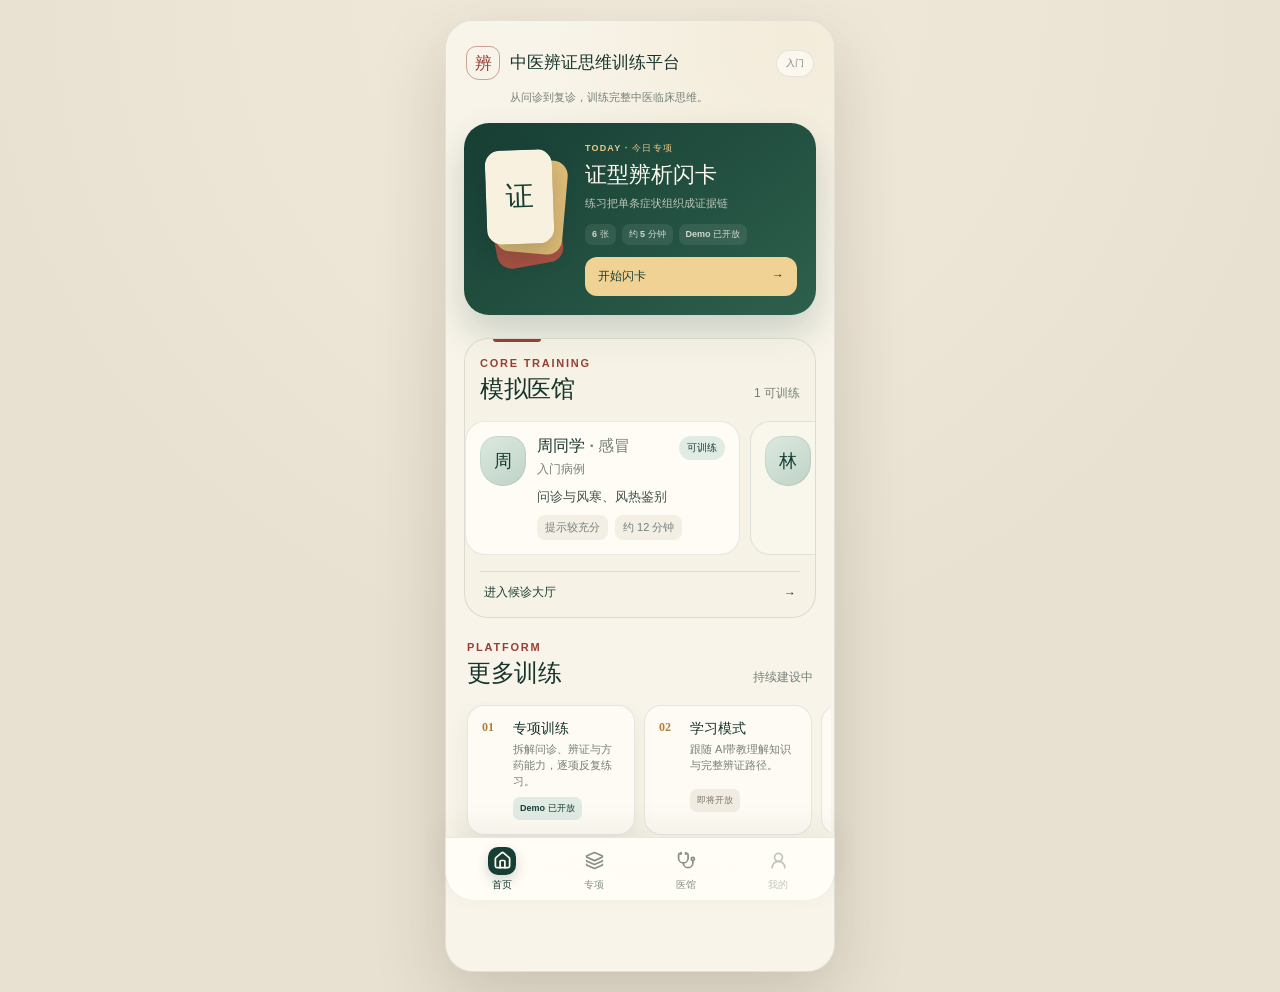
<file: index.html>
<!doctype html>
<html lang="zh-CN">
  <head>
    <meta charset="UTF-8" />
    <meta name="viewport" content="width=device-width, initial-scale=1.0, viewport-fit=cover" />
    <meta name="theme-color" content="#173e34" />
    <meta name="description" content="从问诊到复诊，训练完整中医临床思维。" />
    <title>中医辨证思维训练平台</title>
    <script type="module" crossorigin src="./assets/index-Czu36U_T.js"></script>
    <link rel="stylesheet" crossorigin href="./assets/index-CFXuqe8O.css">
  </head>
  <body>
    <div id="app"></div>
  </body>
</html>
</file>
<file: assets/index-CFXuqe8O.css>
.bottom-nav[data-v-b83ec8d2]{position:fixed;z-index:20;right:0;bottom:0;left:0;display:grid;grid-template-columns:repeat(4,1fr);padding:7px 10px calc(7px + env(safe-area-inset-bottom));border-top:1px solid var(--color-line);background:#fffdf7f0;box-shadow:0 -10px 30px #322b1e0f;-webkit-backdrop-filter:blur(18px);backdrop-filter:blur(18px)}a[data-v-b83ec8d2],button[data-v-b83ec8d2]{display:grid;min-height:48px;place-items:center;align-content:center;gap:3px;border-radius:13px;background:transparent;color:#899089;text-decoration:none}a span[data-v-b83ec8d2],button span[data-v-b83ec8d2]{display:grid;width:28px;height:28px;place-items:center;border-radius:10px}a strong[data-v-b83ec8d2],button strong[data-v-b83ec8d2]{font-size:10px;font-weight:800}a.active[data-v-b83ec8d2]{color:var(--color-primary)}a.active span[data-v-b83ec8d2]{background:var(--color-primary);color:#fffaf0;box-shadow:0 5px 13px #173e3433}button[data-v-b83ec8d2]:disabled{opacity:.52;cursor:not-allowed}@media(min-width:431px){.bottom-nav[data-v-b83ec8d2]{right:auto;left:50%;width:390px;transform:translate(-50%);border-right:1px solid var(--color-line);border-left:1px solid var(--color-line);border-radius:0 0 28px 28px}}.section-heading[data-v-182c6b09]{display:flex;align-items:flex-end;justify-content:space-between;gap:16px;margin-bottom:14px}p[data-v-182c6b09]{margin:0 0 4px;color:var(--color-vermilion);font-size:11px;font-weight:800;letter-spacing:.16em;text-transform:uppercase}h2[data-v-182c6b09]{margin:0;color:var(--color-ink);font-family:var(--font-serif);font-size:24px;letter-spacing:-.02em}span[data-v-182c6b09]{padding-bottom:3px;color:var(--color-muted);font-size:12px}.case-card[data-v-2e3449b3]{display:grid;grid-template-columns:54px 1fr;gap:14px;padding:17px;border:1px solid var(--color-line);border-radius:var(--radius-lg);background:#fffdf7eb;box-shadow:var(--shadow-sm)}.case-card+.case-card[data-v-2e3449b3]:not(.compact){margin-top:11px}.case-avatar[data-v-2e3449b3]{display:grid;width:54px;height:58px;place-items:center;border-radius:18px 18px 24px 24px;background:linear-gradient(145deg,#dce9df,#bfd3c7);color:var(--color-primary);font-family:var(--font-serif);font-size:22px;font-weight:800;box-shadow:inset 0 0 0 1px #173e3414}.case-avatar.master[data-v-2e3449b3]{background:linear-gradient(145deg,#f1dfbd,#d9b974);color:#694b1d}.case-topline[data-v-2e3449b3]{display:flex;justify-content:space-between;gap:8px}h3[data-v-2e3449b3]{margin:0 0 4px;color:var(--color-ink);font-size:16px}h3 span[data-v-2e3449b3]{color:var(--color-muted);font-weight:600}.case-topline p[data-v-2e3449b3]{margin:0;color:var(--color-muted);font-size:12px}.status[data-v-2e3449b3]{flex:0 0 auto;align-self:flex-start;padding:5px 8px;border-radius:99px;background:var(--color-primary-soft);color:var(--color-primary);font-size:10px;font-weight:800}.status.preparing[data-v-2e3449b3]{background:#f4ead6;color:#8b6427}.focus[data-v-2e3449b3]{margin:12px 0 10px;color:var(--color-text);font-size:13px;line-height:1.55}.case-meta[data-v-2e3449b3]{display:flex;flex-wrap:wrap;gap:7px}.case-meta span[data-v-2e3449b3]{padding:5px 8px;border-radius:8px;background:var(--color-surface-muted);color:var(--color-muted);font-size:11px}button[data-v-2e3449b3]{display:flex;width:100%;align-items:center;justify-content:space-between;margin-top:12px;padding:0;background:transparent;color:var(--color-primary);font-weight:800;text-align:left}button[data-v-2e3449b3]:disabled{color:#9a978d;cursor:not-allowed}.unavailable[data-v-2e3449b3]{background:#faf7eec2}.compact[data-v-2e3449b3]{box-shadow:none}.compact button[data-v-2e3449b3]{display:none}.compact .case-avatar[data-v-2e3449b3]{width:46px;height:50px;font-size:18px}.compact[data-v-2e3449b3]{grid-template-columns:46px 1fr;gap:11px;padding:14px}.compact .focus[data-v-2e3449b3]{margin:9px 0 8px}.flash-banner[data-v-fa21503d]{position:relative;display:grid;grid-template-columns:86px 1fr;gap:16px;overflow:hidden;margin:17px 0 23px;padding:19px;border-radius:25px;background:linear-gradient(145deg,#173e34,#2d604c);color:#fffaf0;box-shadow:0 18px 38px #173e3433}.card-stack[data-v-fa21503d]{position:relative;min-height:154px}.card-stack i[data-v-fa21503d],.card-stack strong[data-v-fa21503d]{position:absolute;display:grid;width:67px;height:94px;place-items:center;border-radius:15px}.card-stack i[data-v-fa21503d]:first-child{top:30px;left:8px;background:#a75243;transform:rotate(-10deg)}.card-stack i[data-v-fa21503d]:nth-child(2){top:17px;left:15px;background:#e0bd78;transform:rotate(5deg)}.card-stack strong[data-v-fa21503d]{top:8px;left:3px;border:1px solid rgba(255,255,255,.16);background:#f8f1df;color:var(--color-primary);font-family:var(--font-serif);font-size:28px;box-shadow:0 12px 24px #081e1733;transform:rotate(-2deg)}.copy[data-v-fa21503d]{position:relative}p[data-v-fa21503d]{margin:0 0 5px;color:#e8c989;font-size:9px;font-weight:900;letter-spacing:.13em}h2[data-v-fa21503d]{margin:0 0 5px;font-family:var(--font-serif);font-size:22px}.copy>span[data-v-fa21503d]{display:block;color:#fffaf0b3;font-size:11px;line-height:1.5}.copy div[data-v-fa21503d]{display:flex;flex-wrap:wrap;gap:6px;margin:12px 0}b[data-v-fa21503d]{padding:4px 7px;border-radius:7px;background:#ffffff14;color:#fffaf0c7;font-size:9px}button[data-v-fa21503d]{display:flex;width:100%;justify-content:space-between;padding:11px 13px;border-radius:12px;background:#f0d294;color:var(--color-primary);font-size:12px;font-weight:900}em[data-v-fa21503d]{font-style:normal}@media(max-width:370px){.flash-banner[data-v-fa21503d]{grid-template-columns:72px 1fr;gap:11px;padding:16px}.card-stack i[data-v-fa21503d],.card-stack strong[data-v-fa21503d]{width:58px;height:84px}h2[data-v-fa21503d]{font-size:20px}}.module-list[data-v-d967ee0c]{display:flex;gap:9px;overflow-x:auto;margin:0 -18px;padding:2px 18px 8px;scrollbar-width:none}.module-list[data-v-d967ee0c]::-webkit-scrollbar{display:none}.module-row[data-v-d967ee0c]{display:grid;flex:0 0 168px;grid-template-columns:24px 1fr;align-items:start;gap:7px;min-height:112px;padding:14px;border:1px solid var(--color-line);border-radius:17px;background:#fffdf7c2;font:inherit;text-align:left}.module-row[data-v-d967ee0c]:not(:disabled){cursor:pointer;box-shadow:var(--shadow-sm)}.module-row[data-v-d967ee0c]:disabled{cursor:default}.index[data-v-d967ee0c]{color:var(--color-gold);font-family:var(--font-serif);font-size:12px;font-weight:800}h3[data-v-d967ee0c]{margin:0 0 4px;color:var(--color-ink);font-size:14px}p[data-v-d967ee0c]{margin:0;color:var(--color-muted);font-size:11px;line-height:1.45}.module-status[data-v-d967ee0c]{grid-column:2;justify-self:start;padding:5px 7px;border-radius:7px;background:#f0ece2;color:#7f786a;font-size:9px;font-weight:800;white-space:nowrap}.module-status.available[data-v-d967ee0c]{background:var(--color-primary-soft);color:var(--color-primary)}.module-status.linked[data-v-d967ee0c]{background:#f3e8d1;color:#876126}.identity-block[data-v-6870b50d]{position:relative;padding:5px 2px 0}.brand-line[data-v-6870b50d]{display:grid;grid-template-columns:34px 1fr auto;align-items:center;gap:10px}.brand-line strong[data-v-6870b50d]{color:var(--color-ink);font-family:var(--font-serif);font-size:17px;line-height:1.35}.seal[data-v-6870b50d]{display:grid;width:34px;height:34px;place-items:center;border:1px solid rgba(151,61,46,.45);border-radius:10px 10px 13px 13px;color:var(--color-vermilion);font-family:var(--font-serif);font-size:17px;font-weight:800}.stage-pill[data-v-6870b50d]{padding:6px 9px;border:1px solid var(--color-line);border-radius:99px;background:#fffdf7b3;color:var(--color-muted);font-size:9px;font-weight:800}.subtitle[data-v-6870b50d]{margin:9px 0 0 44px;color:var(--color-muted);font-size:11px;line-height:1.55}.section[data-v-6870b50d]{margin-top:23px}.clinic-section[data-v-6870b50d]{position:relative;padding:18px 15px 14px;border:1px solid rgba(23,62,52,.12);border-radius:24px;background:#f6f1e49e}.clinic-section[data-v-6870b50d]:before{position:absolute;top:0;left:28px;width:48px;height:3px;border-radius:0 0 4px 4px;background:var(--color-vermilion);content:""}.case-rail[data-v-6870b50d]{display:flex;gap:10px;overflow-x:auto;margin:0 -15px;padding:2px 15px 8px;scrollbar-width:none;scroll-snap-type:x proximity}.case-rail[data-v-6870b50d]::-webkit-scrollbar{display:none}.case-rail[data-v-6870b50d] .case-card{flex:0 0 275px;scroll-snap-align:start}.clinic-link[data-v-6870b50d]{display:flex;width:100%;align-items:center;justify-content:space-between;margin-top:8px;padding:12px 4px 2px;border-top:1px solid var(--color-line);background:transparent;color:var(--color-primary);font-size:12px;font-weight:900}.capability-section[data-v-6870b50d]{padding:0 3px}.page-note[data-v-6870b50d]{margin:22px 10px 0;color:#939188;font-size:9px;line-height:1.5;text-align:center}.clinic-header[data-v-d3686a9b]{display:grid;grid-template-columns:40px 1fr auto;align-items:center;gap:12px;padding:8px 0 18px;border-bottom:1px solid var(--color-line)}.clinic-header button[data-v-d3686a9b]{display:grid;width:38px;height:38px;place-items:center;border:1px solid var(--color-line);border-radius:13px;background:var(--color-surface);color:var(--color-primary);font-size:17px}.clinic-header p[data-v-d3686a9b]{margin:0 0 3px;color:var(--color-vermilion);font-size:10px;font-weight:900;letter-spacing:.12em}.clinic-header h1[data-v-d3686a9b]{margin:0;color:var(--color-ink);font-family:var(--font-serif);font-size:25px}.clinic-header>span[data-v-d3686a9b]{color:var(--color-muted);font-size:11px}.notice-card[data-v-d3686a9b]{display:flex;gap:12px;margin:20px 0;padding:15px;border:1px solid rgba(176,125,53,.18);border-radius:18px;background:#faf0dc}.notice-card>span[data-v-d3686a9b]{flex:0 0 auto;align-self:flex-start;padding:5px 7px;border-radius:7px;background:#ecd5a6;color:#715020;font-size:9px;font-weight:900}.notice-card strong[data-v-d3686a9b]{color:var(--color-ink);font-size:13px}.notice-card p[data-v-d3686a9b]{margin:5px 0 0;color:var(--color-muted);font-size:11px;line-height:1.55}.case-list[data-v-d3686a9b]{display:grid;gap:11px}.case-list[data-v-d3686a9b] .case-card+.case-card{margin-top:0}.disclaimer[data-v-d3686a9b]{margin:24px 10px 0;color:#969188;font-size:9px;line-height:1.5;text-align:center}.flash-page[data-v-6d4a0a40]{padding-top:calc(24px + env(safe-area-inset-top))}header p[data-v-6d4a0a40]{margin:0 0 8px;color:var(--color-vermilion);font-size:10px;font-weight:900;letter-spacing:.14em}header h1[data-v-6d4a0a40]{margin:0 0 8px;color:var(--color-ink);font-family:var(--font-serif);font-size:29px}header>span[data-v-6d4a0a40]{color:var(--color-muted);font-size:12px;line-height:1.6}.progress[data-v-6d4a0a40]{height:4px;margin:24px 0 7px;overflow:hidden;border-radius:99px;background:#e7e1d3}.progress i[data-v-6d4a0a40]{display:block;height:100%;border-radius:inherit;background:var(--color-vermilion);transition:width .25s ease}.count[data-v-6d4a0a40]{margin:0 0 13px;color:var(--color-muted);font-size:10px;text-align:right}.flashcard[data-v-6d4a0a40]{display:block;width:100%;height:330px;padding:0;border-radius:28px;background:transparent;color:#fffaf0;text-align:left;perspective:1100px}.card-inner[data-v-6d4a0a40]{position:relative;display:block;width:100%;height:100%;transform-style:preserve-3d;transition:transform .68s cubic-bezier(.2,.72,.18,1)}.flashcard.revealed .card-inner[data-v-6d4a0a40]{transform:rotateY(180deg)}.flashcard.changing .card-inner[data-v-6d4a0a40]{transition:none}.card-face[data-v-6d4a0a40]{position:absolute;inset:0;display:flex;flex-direction:column;align-items:flex-start;justify-content:space-between;padding:25px;border-radius:28px;box-shadow:0 22px 45px #173e3438;backface-visibility:hidden;-webkit-backface-visibility:hidden}.card-front[data-v-6d4a0a40]{background:linear-gradient(150deg,#173e34,#2b5b49)}.card-back[data-v-6d4a0a40]{background:linear-gradient(150deg,#884136,#ad624f);transform:rotateY(180deg)}.flashcard:active .card-inner[data-v-6d4a0a40]{scale:.985}.cue[data-v-6d4a0a40]{padding:7px 10px;border:1px solid rgba(255,255,255,.16);border-radius:99px;color:#f1d49a;font-size:10px;font-weight:900}strong[data-v-6d4a0a40]{font-family:var(--font-serif);font-size:24px;line-height:1.65}small[data-v-6d4a0a40]{color:#fffaf0ad;font-size:11px}.tip[data-v-6d4a0a40]{margin:18px 0;padding:15px;border:1px solid var(--color-line);border-radius:18px;background:#fffdf7b8}.tip b[data-v-6d4a0a40]{color:var(--color-gold);font-size:11px}.tip p[data-v-6d4a0a40]{margin:6px 0 0;color:var(--color-muted);font-size:11px;line-height:1.6}.next[data-v-6d4a0a40]{display:flex;width:100%;justify-content:space-between;padding:14px 17px;border-radius:15px;background:var(--color-primary);color:#fffaf0;font-weight:900}@media(prefers-reduced-motion:reduce){.card-inner[data-v-6d4a0a40]{transition:none}}.training-page[data-v-8b2de373]{padding-bottom:120px}.hero[data-v-8b2de373]{padding:18px 18px 16px;border:1px solid rgba(45,96,76,.08);border-radius:26px;background:linear-gradient(145deg,#fffdf7,#efe8d8);box-shadow:var(--shadow-sm)}.hero p[data-v-8b2de373],.section-title small[data-v-8b2de373]{margin:0;color:var(--color-vermilion);font-size:10px;font-weight:900;letter-spacing:.13em}.hero h1[data-v-8b2de373]{margin:8px 0 7px;color:var(--color-ink);font-family:var(--font-serif);font-size:30px;line-height:1.15}.hero span[data-v-8b2de373]{color:var(--color-muted);font-size:12px;line-height:1.6}.reasoning-chain[data-v-8b2de373]{display:flex;flex-wrap:wrap;align-items:center;gap:5px;margin-top:13px;color:#2d604cb8}.reasoning-chain em[data-v-8b2de373]{padding:4px 7px;border:1px solid rgba(45,96,76,.1);border-radius:999px;background:#fffdf894;font-size:10px;font-style:normal;line-height:1}.reasoning-chain i[data-v-8b2de373]{color:#ae81328f;font-size:10px;font-style:normal}.section[data-v-8b2de373]{margin-top:22px}.section-title[data-v-8b2de373]{display:grid;grid-template-columns:auto 1fr;gap:10px;align-items:end;margin-bottom:11px}.section-title h2[data-v-8b2de373]{margin:3px 0 0;color:var(--color-ink);font-size:18px;font-weight:800;line-height:1.2}.section-title>span[data-v-8b2de373]{justify-self:end;max-width:210px;color:var(--color-muted);font-size:11px;font-weight:500;line-height:1.45;text-align:right}.disease-list[data-v-8b2de373]{display:grid;gap:10px}.disease-list button[data-v-8b2de373]{position:relative;display:grid;grid-template-columns:auto 1fr;gap:5px 10px;width:100%;padding:15px 15px 14px;border:1px solid var(--color-line);border-radius:20px;background:var(--color-surface);text-align:left;box-shadow:var(--shadow-sm);transition:transform .12s ease,box-shadow .12s ease,border-color .12s ease,background .12s ease}.disease-list button[data-v-8b2de373]:enabled:active{transform:scale(.99)}.disease-list button[data-v-8b2de373]:enabled:hover{border-color:#2d604c47;box-shadow:0 10px 24px #18302614}.disease-list .featured[data-v-8b2de373]{border-color:#2d604c3d;background:linear-gradient(180deg,#fffdf8,#fbf7ee)}.disease-list .featured[data-v-8b2de373]:before{content:"";position:absolute;top:0;right:18px;left:18px;height:3px;border-radius:0 0 999px 999px;background:#2d604cb8}.disease-icon[data-v-8b2de373]{grid-row:1/4;display:grid;place-items:center;width:34px;height:34px;border-radius:13px;background:var(--color-primary-soft);color:var(--color-primary)}.disease-icon svg[data-v-8b2de373],.ability-grid svg[data-v-8b2de373]{width:18px;height:18px;fill:none;stroke:currentColor;stroke-width:1.8;stroke-linecap:round;stroke-linejoin:round}.disease-list strong[data-v-8b2de373]{color:var(--color-ink);font-family:var(--font-serif);font-size:22px;line-height:1.15}.disease-list span[data-v-8b2de373]{color:var(--color-muted);font-size:12px;line-height:1.55}.disease-list small[data-v-8b2de373]{color:var(--color-primary);font-size:11px;font-weight:900}.disease-list b[data-v-8b2de373]{grid-column:2;color:var(--color-muted);font-size:10px;font-weight:700;line-height:1.45}.status-row[data-v-8b2de373]{grid-column:2;display:flex;flex-wrap:wrap;gap:6px;margin-top:3px}.disease-list em[data-v-8b2de373]{justify-self:start;padding:5px 8px;border-radius:999px;background:var(--color-primary-soft);color:var(--color-primary);font-size:9px;font-style:normal;font-weight:900}.disease-list .unavailable[data-v-8b2de373]{grid-template-columns:1fr;padding:13px 15px;border-color:#2d604c1a;background:#fffdf8cc;box-shadow:0 6px 16px #4338230a;cursor:default}.disease-list .unavailable .disease-icon[data-v-8b2de373],.disease-list .unavailable small[data-v-8b2de373],.disease-list .unavailable b[data-v-8b2de373]{display:none}.disease-list .unavailable strong[data-v-8b2de373]{color:var(--color-ink);font-size:19px}.disease-list .unavailable span[data-v-8b2de373]{color:var(--color-muted)}.disease-list .unavailable .status-row[data-v-8b2de373]{grid-column:1}.ability-grid[data-v-8b2de373]{display:grid;grid-template-columns:repeat(2,1fr);gap:9px;margin-top:10px}.ability-grid button[data-v-8b2de373]{display:grid;grid-template-columns:auto 1fr;gap:4px 8px;min-height:94px;padding:12px;border:1px solid rgba(45,96,76,.08);border-radius:17px;background:#f5f1e8b8;text-align:left;transition:transform .12s ease,border-color .12s ease,background .12s ease}.ability-grid button[data-v-8b2de373]:not(:disabled):active{transform:scale(.99)}.ability-grid button[data-v-8b2de373]:not(:disabled):hover{border-color:#2d604c2e;background:#fffdf8}.ability-grid button.coming-soon[data-v-8b2de373]{border-color:#2d604c14;background:#f5f1e8b8;cursor:default}.ability-grid svg[data-v-8b2de373]{grid-row:1/3;color:#2d604cad}.ability-grid .coming-soon svg[data-v-8b2de373]{color:#2d604cad}.ability-grid b[data-v-8b2de373]{color:var(--color-ink);font-size:13px;font-weight:800;line-height:1.2}.ability-grid .coming-soon b[data-v-8b2de373]{color:var(--color-ink)}.ability-grid span[data-v-8b2de373]{color:var(--color-primary);font-size:10px;font-weight:800;line-height:1.3}.ability-grid .coming-soon span[data-v-8b2de373]{color:var(--color-primary)}.ability-grid em[data-v-8b2de373]{grid-column:1/3;color:var(--color-muted);font-size:10px;font-style:normal;line-height:1.45}.ability-grid small[data-v-8b2de373]{grid-column:1/3;justify-self:start;padding:5px 8px;border-radius:999px;background:#7580781f;color:#758078;font-size:9px;font-weight:900}.disease-page[data-v-7d50625e]{padding-bottom:112px}.back[data-v-7d50625e]{margin-bottom:12px;color:var(--color-primary);font-size:12px;font-weight:900;background:transparent}.hero[data-v-7d50625e]{padding:18px;border-radius:24px;background:linear-gradient(145deg,#173e34,#2d604c);color:#fffaf0}.hero p[data-v-7d50625e]{margin:0 0 7px;color:#e8c989;font-size:10px;font-weight:900;letter-spacing:.13em}.hero h1[data-v-7d50625e]{margin:0 0 7px;font-family:var(--font-serif);font-size:26px}.hero span[data-v-7d50625e]{display:block;color:#fffaf0c2;font-size:11px;line-height:1.6}.hero b[data-v-7d50625e]{display:inline-block;margin-top:13px;padding:6px 9px;border-radius:999px;background:#ffffff1a;font-size:10px}.growth-card[data-v-7d50625e]{display:grid;gap:10px;margin-top:16px;padding:16px;border:1px solid var(--color-line);border-radius:21px;background:var(--color-primary-soft);box-shadow:var(--shadow-sm)}.growth-card small[data-v-7d50625e]{color:var(--color-vermilion);font-size:10px;font-weight:900}.growth-card strong[data-v-7d50625e]{color:var(--color-ink);font-family:var(--font-serif);font-size:22px}.growth-card span[data-v-7d50625e]{color:var(--color-muted);font-size:11px;line-height:1.55}.growth-track[data-v-7d50625e]{display:grid;grid-template-columns:repeat(5,1fr);gap:6px}.growth-track article[data-v-7d50625e]{display:grid;gap:3px;min-width:0;padding:8px 5px;border:1px solid rgba(23,62,52,.12);border-radius:14px;background:#fffdf8b8;text-align:center}.growth-track article.current[data-v-7d50625e]{border-color:#d2ad67;background:#fff7df}.growth-track article.locked[data-v-7d50625e]{opacity:.62}.growth-track b[data-v-7d50625e]{color:var(--color-gold);font-size:10px}.growth-track span[data-v-7d50625e]{overflow:hidden;color:var(--color-ink);font-size:11px;font-weight:900;text-overflow:ellipsis;white-space:nowrap}.growth-track em[data-v-7d50625e]{color:var(--color-muted);font-size:10px;font-style:normal}.entry-list[data-v-7d50625e]{display:grid;gap:11px;margin-top:18px}.entry-list button[data-v-7d50625e]{display:grid;gap:7px;padding:17px;border:1px solid var(--color-line);border-radius:21px;background:var(--color-surface);text-align:left;box-shadow:var(--shadow-sm)}.entry-list button.recommended[data-v-7d50625e]{border-color:#d2ad67;background:linear-gradient(145deg,#fffdf8,#fff8e7)}.entry-list button.review[data-v-7d50625e]{border-color:#e3cfaa}.entry-list button.locked[data-v-7d50625e]{opacity:.72}.entry-list small[data-v-7d50625e]{display:flex;align-items:center;justify-content:space-between;gap:8px;color:var(--color-vermilion);font-size:11px;font-weight:900}.entry-list small i[data-v-7d50625e]{padding:4px 7px;border-radius:999px;background:#f8ecd5;color:#9b6b22;font-size:10px;font-style:normal}.entry-list button.recommended small i[data-v-7d50625e]{background:#d2ad67;color:#fffdf8}.entry-list strong[data-v-7d50625e]{color:var(--color-ink);font-family:var(--font-serif);font-size:22px}.entry-list span[data-v-7d50625e]{color:var(--color-muted);font-size:11px;line-height:1.55}.entry-list em[data-v-7d50625e]{color:var(--color-gold);font-size:11px;font-style:normal;font-weight:900}.entry-list .mastery-line[data-v-7d50625e]{color:var(--color-primary);font-weight:900}.entry-list .note-line[data-v-7d50625e]{color:var(--color-muted)}.entry-list b[data-v-7d50625e]{justify-self:start;padding:7px 10px;border-radius:999px;background:var(--color-primary-soft);color:var(--color-primary);font-size:10px}.scope-page[data-v-381870c8]{padding-bottom:112px}.back[data-v-381870c8]{margin-bottom:12px;color:var(--color-primary);font-size:12px;font-weight:900;background:transparent}.hero[data-v-381870c8]{padding:18px;border-radius:24px;background:linear-gradient(145deg,#fffdf7,#f2eadb);box-shadow:var(--shadow-sm)}.hero p[data-v-381870c8]{margin:0 0 7px;color:var(--color-vermilion);font-size:10px;font-weight:900;letter-spacing:.13em}.hero h1[data-v-381870c8]{margin:0 0 7px;color:var(--color-ink);font-family:var(--font-serif);font-size:27px}.hero span[data-v-381870c8]{color:var(--color-muted);font-size:11px;line-height:1.6}.module-list[data-v-381870c8]{display:grid;gap:11px;margin-top:18px}.module-list article[data-v-381870c8]{display:grid;grid-template-columns:1fr 86px;gap:12px;align-items:center;padding:15px;border:1px solid var(--color-line);border-radius:19px;background:var(--color-surface);box-shadow:var(--shadow-sm)}.module-list article.recommended[data-v-381870c8]{border-color:#d2ad67;background:linear-gradient(145deg,#fff8e7,#fffdf7);box-shadow:0 16px 34px #8c5e1e21}.recommend-tag[data-v-381870c8]{display:inline-block;margin-bottom:6px;padding:4px 7px;border-radius:999px;background:#f3e8d1;color:#876126;font-size:9px}.module-list small[data-v-381870c8]{color:var(--color-gold);font-size:9px;font-weight:900}.module-list h2[data-v-381870c8]{margin:5px 0;color:var(--color-ink);font-size:17px}.module-list p[data-v-381870c8]{margin:0;color:var(--color-muted);font-size:10px;line-height:1.5}.module-list button[data-v-381870c8]{padding:11px 9px;border-radius:13px;background:var(--color-primary);color:#fff;font-size:11px;font-weight:900}.module-list button[data-v-381870c8]:disabled{background:var(--color-surface-muted);color:var(--color-muted)}.empty[data-v-381870c8]{margin-top:18px;padding:16px;border:1px dashed var(--color-line);border-radius:18px;color:var(--color-muted)}.empty strong[data-v-381870c8]{color:var(--color-ink)}.empty p[data-v-381870c8]{font-size:11px}.modal-backdrop[data-v-381870c8]{position:fixed;z-index:30;inset:0;display:grid;place-items:end center;padding:18px;background:#12251f73}.modal[data-v-381870c8]{width:min(354px,100%);padding:20px;border-radius:22px;background:var(--color-surface);box-shadow:0 18px 50px #211c1238}.modal small[data-v-381870c8]{color:var(--color-vermilion);font-size:10px;font-weight:900}.modal strong[data-v-381870c8]{display:block;margin:6px 0;color:var(--color-ink);font-family:var(--font-serif);font-size:20px}.modal p[data-v-381870c8]{color:var(--color-muted);font-size:12px;line-height:1.7}.modal button[data-v-381870c8]{width:100%;padding:12px;border-radius:13px;background:var(--color-primary);color:#fff;font-weight:900}.ability-page[data-v-7d1d1412]{padding-bottom:112px}.back[data-v-7d1d1412]{margin-bottom:12px;color:var(--color-primary);font-size:12px;font-weight:900;background:transparent}.hero[data-v-7d1d1412]{padding:18px;border-radius:24px;background:linear-gradient(145deg,#173e34,#2d604c);color:#fffaf0}.hero p[data-v-7d1d1412]{margin:0 0 7px;color:#e8c989;font-size:10px;font-weight:900;letter-spacing:.13em}.hero h1[data-v-7d1d1412]{margin:0 0 7px;font-family:var(--font-serif);font-size:27px}.hero span[data-v-7d1d1412]{color:#fffaf0c2;font-size:11px;line-height:1.6}.ability-list[data-v-7d1d1412]{display:grid;gap:13px;margin-top:18px}.ability-list article[data-v-7d1d1412]{padding:15px;border:1px solid var(--color-line);border-radius:20px;background:var(--color-surface);box-shadow:var(--shadow-sm)}.ability-list header[data-v-7d1d1412]{display:flex;justify-content:space-between;gap:10px;margin-bottom:10px}.ability-list small[data-v-7d1d1412]{color:var(--color-gold);font-size:9px;font-weight:900}.ability-list h2[data-v-7d1d1412]{margin:4px 0;color:var(--color-ink);font-size:17px}.ability-list p[data-v-7d1d1412]{margin:0;color:var(--color-muted);font-size:10px;line-height:1.45}.ability-list b[data-v-7d1d1412]{align-self:start;padding:5px 7px;border-radius:999px;background:var(--color-primary-soft);color:var(--color-primary);font-size:9px;white-space:nowrap}.ability-list button[data-v-7d1d1412]{display:grid;gap:4px;width:100%;margin-top:8px;padding:11px;border-radius:14px;background:var(--color-surface-muted);text-align:left}.ability-list button[data-v-7d1d1412]:disabled{opacity:.58}.ability-list button span[data-v-7d1d1412]{color:var(--color-muted);font-size:9px}.ability-list button strong[data-v-7d1d1412]{display:flex;justify-content:space-between;gap:8px;color:var(--color-primary);font-size:12px}.ability-list em[data-v-7d1d1412]{color:var(--color-muted);font-size:9px;font-style:normal}.play-page[data-v-59aafba5]{padding-bottom:190px}.back[data-v-59aafba5]{margin-bottom:12px;background:transparent;color:var(--color-primary);font-size:13px;font-weight:900}.play-hero[data-v-59aafba5]{display:flex;justify-content:space-between;gap:14px;padding:15px;border-radius:22px;background:linear-gradient(145deg,#173e34,#2d604c);color:#fffaf0}.play-hero p[data-v-59aafba5],.task-card small[data-v-59aafba5],.feedback-card small[data-v-59aafba5],.summary-card p[data-v-59aafba5]{margin:0;color:#e8c989;font-size:12px;font-weight:900;letter-spacing:.08em}.play-hero h1[data-v-59aafba5]{margin:6px 0;font-family:var(--font-serif);font-size:24px}.play-hero span[data-v-59aafba5]{color:#fffaf0c7;font-size:13px;line-height:1.5}.play-hero b[data-v-59aafba5]{align-self:start;padding:7px 10px;border-radius:999px;background:#ffffff1f;font-size:13px}.task-card[data-v-59aafba5],.interaction-card[data-v-59aafba5],.feedback-card[data-v-59aafba5],.summary-card[data-v-59aafba5]{margin-top:14px;padding:16px;border:1px solid var(--color-line);border-radius:22px;background:var(--color-surface);box-shadow:var(--shadow-sm)}.task-card small[data-v-59aafba5]{color:var(--color-vermilion)}.task-card p[data-v-59aafba5]{margin:9px 0 0;color:var(--color-ink);font-size:15px;line-height:1.75}.interaction-card h2[data-v-59aafba5]{margin:0 0 8px;color:var(--color-ink);font-size:17px}.selection-hint[data-v-59aafba5]{margin:0 0 11px;color:var(--color-muted);font-size:13px}.tag-grid[data-v-59aafba5]{display:flex;flex-wrap:wrap;gap:8px}.tag-grid button[data-v-59aafba5],.syndrome-options button[data-v-59aafba5]{padding:10px 12px;border:1px solid var(--color-line);border-radius:14px;background:#fffdf8;color:var(--color-text);font-size:13px}.tag-grid em[data-v-59aafba5]{color:var(--color-gold);font-size:12px;font-style:normal}.tag-grid button[data-v-59aafba5]:disabled:not(.selected){opacity:.45}.tag-grid button.selected[data-v-59aafba5],.syndrome-options button.selected[data-v-59aafba5]{border-color:var(--color-primary);background:var(--color-primary-soft);color:var(--color-primary);font-weight:900}.tag-grid button.key[data-v-59aafba5]{border-color:#d2ad67;background:#fff7df}.tag-grid button.distractor[data-v-59aafba5]{border-color:#a75243;background:#f8e8e2}.target-grid[data-v-59aafba5]{display:grid;gap:8px;margin-top:12px}.target-grid button[data-v-59aafba5]{display:grid;gap:4px;padding:12px;border:1px solid var(--color-line);border-radius:15px;background:var(--color-surface-muted);text-align:left}.target-grid button[data-v-59aafba5]:disabled{opacity:.45}.target-grid b[data-v-59aafba5]{color:var(--color-primary);font-size:14px}.target-grid span[data-v-59aafba5]{color:var(--color-muted);font-size:12px;line-height:1.4}.balance-one[data-v-59aafba5]{display:grid;gap:9px;padding:14px;border-radius:16px;background:var(--color-surface-muted)}.balance-one strong[data-v-59aafba5]{color:var(--color-ink);font-family:var(--font-serif);font-size:22px}.balance-one span[data-v-59aafba5]{color:var(--color-muted);font-size:13px}.balance-one button[data-v-59aafba5]{padding:12px;border:1px solid var(--color-line);border-radius:13px;background:#fffdf8;color:var(--color-text);font-size:14px}.balance-one button.selected[data-v-59aafba5]{border-color:var(--color-primary);background:var(--color-primary-soft);color:var(--color-primary);font-weight:900}.mini-back[data-v-59aafba5]{width:100%;margin-top:10px;padding:10px;border-radius:12px;background:transparent;color:var(--color-gold);font-size:13px;font-weight:900}.mini-back[data-v-59aafba5]:disabled{opacity:.35}.syndrome-options[data-v-59aafba5]{display:grid;grid-template-columns:repeat(2,1fr);gap:9px;margin-bottom:16px}.syndrome-options button.correct[data-v-59aafba5]{box-shadow:inset 0 0 0 2px #2d604c33}.feedback-card small[data-v-59aafba5]{color:var(--color-vermilion)}.feedback-card h2[data-v-59aafba5]{margin:5px 0;color:var(--color-ink);font-family:var(--font-serif);font-size:22px}.feedback-card p[data-v-59aafba5]{color:var(--color-muted);font-size:13px;line-height:1.65}.score-row[data-v-59aafba5]{display:flex;flex-wrap:wrap;gap:7px;margin:12px 0}.score-row b[data-v-59aafba5],.score-row span[data-v-59aafba5]{padding:7px 9px;border-radius:999px;background:var(--color-primary-soft);color:var(--color-primary);font-size:12px}.feedback-columns[data-v-59aafba5]{display:grid;gap:8px}.feedback-columns article[data-v-59aafba5],.discrimination-list article[data-v-59aafba5]{display:grid;gap:5px;padding:11px;border-radius:14px;background:var(--color-surface-muted)}.feedback-columns strong[data-v-59aafba5],.discrimination-list strong[data-v-59aafba5]{color:var(--color-ink);font-size:14px}.feedback-columns em[data-v-59aafba5],.discrimination-list span[data-v-59aafba5],.discrimination-list em[data-v-59aafba5]{color:var(--color-muted);font-size:13px;font-style:normal;line-height:1.55}.discrimination-list summary[data-v-59aafba5]{margin-top:10px;color:var(--color-primary);font-size:13px;font-weight:900}.answer-copy[data-v-59aafba5]{padding:10px;border-radius:13px;background:#f8ecd5;color:#70552c!important}.play-footer[data-v-59aafba5]{position:fixed;right:calc((100vw - min(430px,100vw))/2 + 14px);bottom:calc(96px + env(safe-area-inset-bottom));left:calc((100vw - min(430px,100vw))/2 + 14px);z-index:5}.play-footer button[data-v-59aafba5],.summary-card button[data-v-59aafba5]{width:100%;padding:14px;border-radius:16px;background:var(--color-primary);color:#fff;font-size:15px;font-weight:900}.play-footer button[data-v-59aafba5]:disabled{opacity:.45}.summary-card h1[data-v-59aafba5]{margin:6px 0;color:var(--color-ink);font-family:var(--font-serif);font-size:27px;line-height:1.35}.summary-card h2[data-v-59aafba5]{margin:8px 0 0;color:var(--color-primary);font-size:16px}.summary-stats[data-v-59aafba5]{display:grid;grid-template-columns:repeat(2,1fr);gap:8px;margin:14px 0}.summary-stats span[data-v-59aafba5]{padding:11px;border-radius:14px;background:var(--color-primary-soft);color:var(--color-primary);font-size:13px;font-weight:900}.mentor-summary[data-v-59aafba5]{display:grid;gap:6px;margin:12px 0;padding:13px;border-radius:15px;background:#f8ecd5;color:#70552c}.mentor-summary b[data-v-59aafba5]{color:var(--color-vermilion);font-size:12px}.mentor-summary strong[data-v-59aafba5]{color:var(--color-ink);font-size:15px}.mentor-summary span[data-v-59aafba5]{font-size:13px;line-height:1.6}.summary-card .secondary[data-v-59aafba5]{margin-top:9px;background:var(--color-surface-muted);color:var(--color-primary)}.summary-card .text[data-v-59aafba5]{margin-top:7px;background:transparent;color:var(--color-gold)}.classification-one[data-v-59aafba5]{display:grid;place-items:center;gap:8px;margin:10px 0 12px;padding:20px 14px;border-radius:18px;background:var(--color-surface-muted)}.classification-one strong[data-v-59aafba5]{color:var(--color-ink);font-family:var(--font-serif);font-size:25px}.classification-one span[data-v-59aafba5]{color:var(--color-muted);font-size:13px}.classification-question[data-v-59aafba5]{margin:0 0 12px!important;text-align:center}.classification-actions[data-v-59aafba5]{display:grid;gap:10px}.classification-actions button[data-v-59aafba5]{display:grid;gap:4px;padding:13px;border:1px solid var(--color-line);border-radius:15px;background:#fffdf8;color:var(--color-text);text-align:left}.classification-actions button.selected[data-v-59aafba5]{border-color:var(--color-primary);background:var(--color-primary-soft);color:var(--color-primary);font-weight:900}.classification-actions b[data-v-59aafba5]{color:var(--color-primary);font-size:15px}.classification-actions span[data-v-59aafba5]{color:var(--color-muted);font-size:12px;line-height:1.45}.done-count[data-v-59aafba5]{margin:8px 0 0;text-align:center}.classification-result-page[data-v-59aafba5]{display:grid;gap:12px;margin-top:14px}.result-hero[data-v-59aafba5]{padding:18px;border-radius:22px;background:linear-gradient(145deg,#fff7df,#f8ecd5);border:1px solid #ead5aa}.result-hero p[data-v-59aafba5]{margin:0;color:var(--color-vermilion);font-size:13px;font-weight:900}.result-hero span[data-v-59aafba5]{display:block;margin-top:5px;color:var(--color-muted);font-size:13px}.result-hero h1[data-v-59aafba5]{margin:10px 0 0;color:var(--color-ink);font-family:var(--font-serif);font-size:29px}.result-mentor[data-v-59aafba5]{margin:0}.result-mistakes[data-v-59aafba5]{display:grid;gap:9px;padding:15px;border:1px solid var(--color-line);border-radius:20px;background:var(--color-surface)}.result-mistakes h2[data-v-59aafba5]{margin:0;color:var(--color-ink);font-size:17px}.result-mistakes p[data-v-59aafba5]{margin:0;color:var(--color-muted);font-size:13px;line-height:1.6}.result-mistakes article[data-v-59aafba5]{display:grid;gap:4px;padding:12px;border-radius:15px;background:var(--color-surface-muted)}.result-mistakes strong[data-v-59aafba5]{color:var(--color-ink);font-size:15px}.result-mistakes span[data-v-59aafba5]{color:var(--color-muted);font-size:13px}.classification-result-page button[data-v-59aafba5]{width:100%;padding:14px;border-radius:16px;background:var(--color-primary);color:#fff;font-size:15px;font-weight:900}.classification-result-page button.secondary[data-v-59aafba5]{background:var(--color-surface-muted);color:var(--color-primary)}.foundation-units[data-v-59aafba5]{display:grid;gap:12px}.foundation-units article[data-v-59aafba5]{display:grid;gap:6px;padding:13px;border-radius:16px;background:var(--color-surface-muted)}.foundation-units small[data-v-59aafba5]{color:var(--color-vermilion);font-weight:900}.foundation-units strong[data-v-59aafba5]{color:var(--color-ink);font-family:var(--font-serif);font-size:22px}.foundation-units span[data-v-59aafba5],.foundation-units p[data-v-59aafba5],.foundation-units em[data-v-59aafba5]{color:var(--color-muted);font-size:12px;line-height:1.55;font-style:normal}.single-column[data-v-59aafba5]{grid-template-columns:1fr}.causal-chain[data-v-59aafba5]{display:flex;flex-wrap:wrap;gap:6px;align-items:center}.causal-chain em[data-v-59aafba5]{padding:5px 8px;border-radius:999px;background:#fffdf8;color:var(--color-primary);font-size:11px;font-style:normal}.causal-chain em[data-v-59aafba5]:not(:last-child):after{content:"→";padding-left:6px;color:var(--color-gold)}.foundation-options[data-v-59aafba5]{display:grid;gap:7px;margin-top:5px}.foundation-options button[data-v-59aafba5]{padding:10px;border:1px solid var(--color-line);border-radius:13px;background:#fffdf8;color:var(--color-text);font-size:12px;text-align:left}.foundation-options button.selected[data-v-59aafba5]{border-color:var(--color-primary);background:var(--color-primary-soft);color:var(--color-primary);font-weight:900}.ability-progress[data-v-59aafba5]{background:var(--color-primary-soft);color:var(--color-primary)}@media(max-width:430px){.play-hero h1[data-v-59aafba5]{font-size:27px}.play-hero span[data-v-59aafba5]{font-size:14px}.task-card p[data-v-59aafba5]{font-size:16px}.interaction-card h2[data-v-59aafba5]{font-size:19px;line-height:1.45}.selection-hint[data-v-59aafba5]{font-size:14px}.foundation-units strong[data-v-59aafba5]{font-size:25px}.foundation-units span[data-v-59aafba5],.foundation-units p[data-v-59aafba5],.foundation-units em[data-v-59aafba5]{font-size:14px;line-height:1.7}.causal-chain em[data-v-59aafba5]{font-size:12px}.foundation-options button[data-v-59aafba5]{font-size:15px;line-height:1.45;padding:12px 13px}.feedback-card p[data-v-59aafba5]{font-size:14px}.score-row b[data-v-59aafba5],.score-row span[data-v-59aafba5]{font-size:13px}.summary-card h2[data-v-59aafba5]{font-size:17px}}.sheet-backdrop[data-v-526c3de0]{position:fixed;z-index:50;inset:0;display:flex;justify-content:center;align-items:flex-end;background:#0e231d6b}.bottom-sheet[data-v-526c3de0]{width:min(390px,100%);max-height:min(76dvh,720px);overflow:hidden;border-radius:24px 24px 0 0;background:var(--color-surface);box-shadow:0 -18px 55px #232b252e}.sheet-handle[data-v-526c3de0]{width:42px;height:4px;margin:9px auto 5px;border-radius:99px;background:#d6d2c8}.bottom-sheet header[data-v-526c3de0]{display:flex;align-items:center;justify-content:space-between;padding:8px 18px 12px;border-bottom:1px solid var(--color-line)}.bottom-sheet header div[data-v-526c3de0]{display:grid;gap:2px}.bottom-sheet small[data-v-526c3de0]{color:var(--color-vermilion);font-size:11px;font-weight:800}.bottom-sheet h2[data-v-526c3de0]{margin:0;color:var(--color-ink);font-family:var(--font-serif);font-size:20px}.bottom-sheet header button[data-v-526c3de0]{display:grid;width:36px;height:36px;place-items:center;border-radius:12px;background:var(--color-surface-muted);color:var(--color-primary)}.sheet-body[data-v-526c3de0]{max-height:calc(min(76dvh,720px) - 72px);overflow-y:auto;padding:16px 18px calc(20px + env(safe-area-inset-bottom))}.sheet-enter-active[data-v-526c3de0],.sheet-leave-active[data-v-526c3de0]{transition:opacity .22s ease}.sheet-enter-active .bottom-sheet[data-v-526c3de0],.sheet-leave-active .bottom-sheet[data-v-526c3de0]{transition:transform .25s ease}.sheet-enter-from[data-v-526c3de0],.sheet-leave-to[data-v-526c3de0]{opacity:0}.sheet-enter-from .bottom-sheet[data-v-526c3de0],.sheet-leave-to .bottom-sheet[data-v-526c3de0]{transform:translateY(24px)}@media(min-width:431px){.bottom-sheet[data-v-526c3de0]{margin-bottom:20px;border-radius:24px}}.drawer-section[data-v-ca731764]{display:grid;gap:14px}.drawer-intro[data-v-ca731764]{margin:0;color:var(--color-muted);font-size:13px;line-height:1.7}.clinical-notes[data-v-ca731764]{display:grid;gap:0;border:1px solid var(--color-line);border-radius:17px;background:#fcfaf3;overflow:hidden}.clinical-notes article[data-v-ca731764]{display:grid;grid-template-columns:64px 1fr;gap:9px;padding:12px 13px;border-bottom:1px solid var(--color-line)}.clinical-notes article[data-v-ca731764]:last-child{border:0}.clinical-notes strong[data-v-ca731764]{color:var(--color-ink);font-size:13px}.clinical-notes p[data-v-ca731764]{margin:0;color:var(--color-text);font-size:13px;line-height:1.6}.empty-state[data-v-ca731764]{display:grid;justify-items:center;gap:8px;padding:28px 18px;border:1px dashed var(--color-line);border-radius:17px;color:var(--color-muted);text-align:center}.empty-state p[data-v-ca731764]{max-width:230px;margin:0;font-size:13px;line-height:1.7}.evidence-groups[data-v-ca731764]{display:grid;gap:14px}.evidence-group[data-v-ca731764]{display:grid;gap:8px}.evidence-group h3[data-v-ca731764]{margin:0;color:var(--color-ink);font-size:13px}.evidence-list[data-v-ca731764]{display:grid;gap:9px}.evidence-list article[data-v-ca731764]{display:grid;grid-template-columns:27px 1fr;gap:9px;padding:12px;border:1px solid var(--color-line);border-radius:15px;background:#fcfaf3}.evidence-list article.focused[data-v-ca731764]{border-color:#b07d3566;background:#fff7e6}.evidence-list article>span[data-v-ca731764]{display:grid;width:25px;height:25px;place-items:center;border-radius:50%;background:var(--color-primary-soft);color:var(--color-primary)}.evidence-list article>div[data-v-ca731764]{display:grid;gap:3px}.evidence-list small[data-v-ca731764]{color:var(--color-muted);font-size:11px}.evidence-list strong[data-v-ca731764]{color:var(--color-ink);font-size:14px;line-height:1.5}.evidence-list button[data-v-ca731764]{justify-self:start;margin-top:3px;background:transparent;color:var(--color-gold);font-size:11px;font-weight:800}.teaching-copy[data-v-ca731764],.mentor-tip[data-v-ca731764],.single-evidence-teaching[data-v-ca731764]{padding:13px 14px;border-left:3px solid var(--color-gold);border-radius:0 14px 14px 0;background:#f8ecd5}.single-evidence-teaching[data-v-ca731764]{margin-top:2px;padding:17px 16px}.teaching-copy small[data-v-ca731764],.mentor-tip small[data-v-ca731764],.single-evidence-teaching small[data-v-ca731764]{color:var(--color-gold);font-size:11px;font-weight:800}.teaching-copy p[data-v-ca731764],.mentor-tip p[data-v-ca731764],.single-evidence-teaching p[data-v-ca731764]{margin:6px 0 0;color:#654f31;font-size:14px;line-height:1.8}.mentor-intro[data-v-ca731764]{display:flex;gap:11px;padding:15px;border-radius:17px;background:var(--color-primary-soft);color:var(--color-primary)}.mentor-intro svg[data-v-ca731764]{flex:0 0 auto}.mentor-intro strong[data-v-ca731764]{font-size:15px}.mentor-intro p[data-v-ca731764]{margin:4px 0 0;font-size:12px;line-height:1.6}.mentor-limit[data-v-ca731764]{margin:0;color:#8f2f29;font-size:12px;font-weight:900}.mentor-action[data-v-ca731764]{width:100%;padding:13px;border-radius:14px;background:var(--color-primary);color:#fff;font-size:14px;font-weight:800}.mentor-secondary[data-v-ca731764]{width:100%;padding:12px;border-radius:14px;background:var(--color-surface-muted);color:var(--color-primary);font-size:13px;font-weight:900}.hint-count[data-v-ca731764]{margin:0;color:var(--color-muted);font-size:11px;text-align:center}.consultation-header[data-v-a653b851]{position:relative;z-index:4;flex:0 0 auto;padding:calc(10px + env(safe-area-inset-top)) 14px 10px;border-bottom:1px solid var(--color-line);background:#f8f4e9f5;-webkit-backdrop-filter:blur(16px);backdrop-filter:blur(16px)}.consultation-header__identity[data-v-a653b851]{display:grid;grid-template-columns:36px 38px minmax(0,1fr) auto;align-items:center;gap:9px}.icon-button[data-v-a653b851]{display:grid;width:36px;height:36px;place-items:center;border-radius:12px;background:var(--color-surface);color:var(--color-primary);box-shadow:0 3px 12px #3340370f}.patient-avatar[data-v-a653b851]{display:grid;width:38px;height:40px;place-items:center;border:1px solid rgba(23,62,52,.1);border-radius:14px 14px 18px 18px;background:var(--color-primary-soft);color:var(--color-primary);font-family:var(--font-serif);font-size:17px;font-weight:900}.patient-heading[data-v-a653b851]{min-width:0;display:grid;gap:3px}.patient-heading strong[data-v-a653b851]{overflow:hidden;color:var(--color-ink);font-family:var(--font-serif);font-size:16px;text-overflow:ellipsis;white-space:nowrap}.patient-heading small[data-v-a653b851]{overflow:hidden;color:var(--color-muted);font-size:11px;text-overflow:ellipsis;white-space:nowrap}.finish-button[data-v-a653b851]{padding:8px 10px;border-radius:11px;background:var(--color-primary);color:#fffdf7;font-size:12px;font-weight:800}.finish-button.muted[data-v-a653b851]{background:#e8e2d4;color:#7f8a82}.finish-button.ready[data-v-a653b851]{box-shadow:0 7px 16px #173e342e}.consultation-tools[data-v-a653b851]{display:grid;grid-template-columns:repeat(3,1fr);gap:7px;margin-top:10px}.consultation-tools button[data-v-a653b851]{position:relative;display:flex;min-width:0;align-items:center;justify-content:center;gap:5px;padding:8px 5px;border:1px solid var(--color-line);border-radius:11px;background:#fffdf7b8;color:var(--color-primary);font-size:11px;font-weight:700}.consultation-tools b[data-v-a653b851]{display:grid;min-width:17px;height:17px;place-items:center;border-radius:99px;background:var(--color-primary-soft);font-size:9px}.consultation-tools button.pulse[data-v-a653b851]{animation:evidence-pulse-a653b851 .72s ease}@keyframes evidence-pulse-a653b851{35%{border-color:#b07d358c;background:#fff3d8;transform:translateY(-2px);box-shadow:0 7px 18px #b07d3533}70%{transform:translateY(0) scale(1.03)}}@media(max-width:370px){.consultation-header[data-v-a653b851]{padding-left:11px;padding-right:11px}.consultation-header__identity[data-v-a653b851]{grid-template-columns:34px 36px minmax(0,1fr) auto;gap:6px}.patient-heading strong[data-v-a653b851]{font-size:15px}.finish-button[data-v-a653b851]{padding:8px}.consultation-tools button[data-v-a653b851]{font-size:10.5px}}.evidence-flight[data-v-77abcc76]{position:fixed;z-index:70;top:0;left:0;display:flex;max-width:150px;align-items:center;gap:5px;padding:7px 10px;border:1px solid rgba(176,125,53,.24);border-radius:999px;background:linear-gradient(135deg,#fff8e8,#edf4e9);color:var(--color-gold);box-shadow:0 10px 24px #56422429;font-size:11px;font-weight:900;pointer-events:none;transform:translate3d(var(--start-x),var(--start-y),0);animation:evidence-fly-77abcc76 .98s cubic-bezier(.18,.72,.22,1) forwards}.evidence-flight span[data-v-77abcc76]{overflow:hidden;text-overflow:ellipsis;white-space:nowrap}@keyframes evidence-fly-77abcc76{0%{opacity:0;transform:translate3d(var(--start-x),var(--start-y),0) scale(.92)}16%{opacity:1;transform:translate3d(var(--start-x),calc(var(--start-y) - 7px),0) scale(1)}60%{opacity:1;transform:translate3d(calc(var(--start-x) + var(--fly-x) * .58),calc(var(--start-y) + var(--fly-y) * .42 - 18px),0) scale(.9)}to{opacity:0;transform:translate3d(calc(var(--start-x) + var(--fly-x)),calc(var(--start-y) + var(--fly-y)),0) scale(.58)}}@media(prefers-reduced-motion:reduce){.evidence-flight[data-v-77abcc76]{animation-duration:1ms}}.evidence-toast[data-v-d4f9f0bf]{position:relative;display:grid;grid-template-columns:auto 1fr;align-items:center;gap:10px;margin:2px 0 16px 39px;padding:11px 12px;border:1px solid rgba(176,125,53,.18);border-radius:16px;background:#fff8e9;color:var(--color-gold);box-shadow:0 8px 24px #473c261a;overflow:hidden}.evidence-toast[data-v-d4f9f0bf]:before{content:"";position:absolute;inset:-40% auto auto -10%;width:80px;height:80px;border-radius:50%;background:radial-gradient(circle,rgba(255,255,255,.85),transparent 62%);animation:sparkle-sweep-d4f9f0bf .9s ease both}.evidence-toast div[data-v-d4f9f0bf]{position:relative;display:grid;gap:4px;min-width:0}.evidence-toast small[data-v-d4f9f0bf]{font-size:12px;font-weight:900;letter-spacing:.02em}.evidence-toast strong[data-v-d4f9f0bf]{color:var(--color-ink);font-size:15px;line-height:1.45}.evidence-toast p[data-v-d4f9f0bf]{display:flex;align-items:center;gap:7px;margin:0;color:#7c6132;font-size:11px}.evidence-toast b[data-v-d4f9f0bf]{font-size:11px}.evidence-toast button[data-v-d4f9f0bf]{position:relative;padding:0;background:transparent;color:var(--color-primary);font-size:11px;font-weight:800}.evidence-toast button[data-v-d4f9f0bf]:before{content:"·";margin-right:7px;color:#b7aa96}.sparkle-wrap[data-v-d4f9f0bf]{position:relative;display:grid;width:31px;height:31px;place-items:center;border-radius:50%;background:#b07d351f}.sparkle-wrap i[data-v-d4f9f0bf]{position:absolute;width:5px;height:5px;border-radius:50%;background:currentColor;opacity:.75;animation:sparkle-pop-d4f9f0bf .9s ease both}.sparkle-wrap i[data-v-d4f9f0bf]:nth-child(2){right:-2px;top:1px}.sparkle-wrap i[data-v-d4f9f0bf]:nth-child(3){left:0;bottom:-1px;animation-delay:.12s}.tone-key[data-v-d4f9f0bf]{border-color:#b07d3552;background:#fff5d9}.tone-support[data-v-d4f9f0bf]{border-color:#173e342e;background:#eef8ef}.tone-exclude[data-v-d4f9f0bf]{border-color:#a649352e;background:#fff2ea}.tone-general[data-v-d4f9f0bf]{background:#fcfaf3;color:var(--color-primary)}.toast-enter-active[data-v-d4f9f0bf],.toast-leave-active[data-v-d4f9f0bf]{transition:all .28s ease}.toast-enter-from[data-v-d4f9f0bf],.toast-leave-to[data-v-d4f9f0bf]{opacity:0;transform:translateY(10px) scale(.96)}.toast-enter-to[data-v-d4f9f0bf]{transform:translateY(0) scale(1)}@keyframes sparkle-pop-d4f9f0bf{0%{opacity:0;transform:scale(.4)}45%{opacity:.9;transform:scale(1.25)}to{opacity:0;transform:scale(.65) translateY(-5px)}}@keyframes sparkle-sweep-d4f9f0bf{0%{transform:translate(-20px) scale(.8);opacity:0}45%{opacity:.8}to{transform:translate(210px) scale(1.2);opacity:0}}@media(prefers-reduced-motion:reduce){.evidence-toast[data-v-d4f9f0bf]:before,.sparkle-wrap i[data-v-d4f9f0bf]{animation:none}.toast-enter-active[data-v-d4f9f0bf],.toast-leave-active[data-v-d4f9f0bf]{transition:opacity .18s ease}}.consultation-page[data-v-af0ea49d]{display:flex;height:100dvh;min-height:600px;flex-direction:column;overflow:hidden;background:radial-gradient(circle at 90% 0,rgba(216,190,139,.16),transparent 26%),var(--color-background)}.consultation-workspace[data-v-af0ea49d]{position:relative;display:flex;min-height:0;flex:1}.consultation-thread[data-v-af0ea49d]{width:100%;overflow-y:auto;padding:16px 15px 24px;scroll-behavior:smooth}.visit-intro[data-v-af0ea49d]{display:grid;gap:5px;margin:0 auto 19px;padding:14px 15px;border:1px solid var(--color-line);border-radius:16px;background:#fffdf7b3}.visit-intro small[data-v-af0ea49d]{color:var(--color-vermilion);font-size:11px;font-weight:800}.visit-intro strong[data-v-af0ea49d]{color:var(--color-ink);font-family:var(--font-serif);font-size:15px}.visit-intro p[data-v-af0ea49d]{margin:0;color:var(--color-muted);font-size:13px}.message-row[data-v-af0ea49d]{display:flex;align-items:flex-end;gap:8px;margin:0 0 16px}.message-row.doctor[data-v-af0ea49d]{justify-content:flex-end}.message-row.system[data-v-af0ea49d]{justify-content:center}.message-avatar[data-v-af0ea49d]{display:grid;width:31px;height:31px;flex:0 0 auto;place-items:center;border-radius:11px 11px 14px 14px;background:var(--color-primary-soft);color:var(--color-primary);font-family:var(--font-serif);font-size:14px;font-weight:900}.message-content[data-v-af0ea49d]{display:grid;max-width:82%;gap:4px}.message-content small[data-v-af0ea49d]{padding:0 5px;color:var(--color-muted);font-size:11px}.message-content p[data-v-af0ea49d]{margin:0;padding:11px 13px;border:1px solid rgba(31,65,55,.06);border-radius:6px 17px 17px;background:var(--color-surface);color:var(--color-text);box-shadow:0 6px 18px #3a3e330f;font-size:16px;line-height:1.68}.doctor .message-content small[data-v-af0ea49d]{text-align:right}.doctor .message-content p[data-v-af0ea49d]{border:0;border-radius:17px 6px 17px 17px;background:var(--color-primary);color:#fffdf7;font-size:16px}.system .message-content[data-v-af0ea49d]{max-width:90%}.system .message-content small[data-v-af0ea49d]{text-align:center}.system .message-content p[data-v-af0ea49d]{border-radius:14px;background:#f5ead2;color:#6f552f;font-size:14px}.consultation-dock[data-v-af0ea49d]{position:relative;z-index:4;flex:0 0 auto;padding:9px 14px calc(10px + env(safe-area-inset-bottom));border-top:1px solid var(--color-line);background:#fffdf7f7;box-shadow:0 -10px 30px #32372d0f;-webkit-backdrop-filter:blur(18px);backdrop-filter:blur(18px)}.mentor-nudge[data-v-af0ea49d]{display:grid;grid-template-columns:auto 1fr auto;align-items:center;gap:7px;margin:-1px 0 8px;padding:7px 9px;border-radius:10px;background:#f8ecd5;color:#71562f;font-size:11px}.mentor-nudge b[data-v-af0ea49d]{color:var(--color-gold)}.mentor-nudge span[data-v-af0ea49d]{overflow:hidden;text-overflow:ellipsis;white-space:nowrap}.mentor-nudge button[data-v-af0ea49d]{background:transparent;color:var(--color-primary);font-weight:800}.examination-actions[data-v-af0ea49d]{display:flex;align-items:center;gap:6px;margin-bottom:8px;overflow-x:auto}.examination-actions button[data-v-af0ea49d]{display:flex;flex:0 0 auto;align-items:center;gap:4px;padding:7px 9px;border-radius:10px;background:var(--color-surface-muted);color:var(--color-primary);font-size:11px;font-weight:700}.examination-actions span[data-v-af0ea49d]{flex:0 0 auto;color:var(--color-muted);font-size:10.5px}.consultation-composer[data-v-af0ea49d]{display:grid;grid-template-columns:minmax(0,1fr) 48px;gap:8px;align-items:center;max-width:100%}.consultation-composer input[data-v-af0ea49d]{min-width:0;width:100%;padding:13px 14px;border:1px solid rgba(31,65,55,.14);border-radius:15px;background:#fffdf8;color:var(--color-ink);font:inherit;font-size:16px;line-height:1.35;outline:0}.consultation-composer input[data-v-af0ea49d]:focus{border-color:#173e346b;box-shadow:0 0 0 3px #173e3412}.consultation-composer button[data-v-af0ea49d]{min-width:48px;width:48px;height:48px;display:grid;place-items:center;border-radius:14px;background:var(--color-primary);color:#fff}.modal-backdrop[data-v-af0ea49d]{position:fixed;z-index:60;inset:0;display:grid;place-items:end center;padding:18px;background:#12251f73}.modal[data-v-af0ea49d]{width:min(354px,100%);padding:20px;border-radius:22px;background:var(--color-surface)}.modal strong[data-v-af0ea49d]{color:var(--color-ink);font-family:var(--font-serif);font-size:18px}.modal p[data-v-af0ea49d]{color:var(--color-muted);font-size:13px;line-height:1.7}.modal button[data-v-af0ea49d]{width:100%;padding:12px;border-radius:13px;background:var(--color-surface-muted);color:var(--color-primary);font-size:13px;font-weight:800}.modal .continue[data-v-af0ea49d]{margin-top:8px;background:var(--color-primary);color:#fff}.modal .text-action[data-v-af0ea49d]{margin-top:5px;background:transparent;color:var(--color-gold)}.typing-row[data-v-af0ea49d]{margin-top:-3px}.typing-bubble[data-v-af0ea49d]{display:flex!important;align-items:center;gap:4px;min-width:54px}.typing-bubble i[data-v-af0ea49d]{width:6px;height:6px;border-radius:50%;background:#9da79f;animation:typing-dot-af0ea49d 1.1s infinite ease-in-out}.typing-bubble i[data-v-af0ea49d]:nth-child(2){animation-delay:.16s}.typing-bubble i[data-v-af0ea49d]:nth-child(3){animation-delay:.32s}@keyframes typing-dot-af0ea49d{0%,60%,to{opacity:.35;transform:translateY(0)}30%{opacity:1;transform:translateY(-3px)}}.consultation-composer input[readonly][data-v-af0ea49d]{color:var(--color-muted);background:#f5f2ea}.consultation-composer button[data-v-af0ea49d]:disabled{opacity:.5}@media(min-width:431px){.consultation-page[data-v-af0ea49d]{height:calc(100dvh - 40px);min-height:600px}}@media(max-width:430px){.message-content p[data-v-af0ea49d]{font-size:16px;line-height:1.72}.doctor .message-content p[data-v-af0ea49d]{font-size:16px}.message-content small[data-v-af0ea49d]{font-size:12px}.visit-intro strong[data-v-af0ea49d]{font-size:17px}.visit-intro p[data-v-af0ea49d]{font-size:14px}.mentor-nudge[data-v-af0ea49d]{font-size:12px}.examination-actions button[data-v-af0ea49d]{font-size:13px;padding:8px 10px}.examination-actions span[data-v-af0ea49d]{font-size:12px}}@media(max-width:370px){.consultation-thread[data-v-af0ea49d]{padding-right:12px;padding-left:12px}.consultation-dock[data-v-af0ea49d]{padding-right:11px;padding-left:11px}}.flow-header[data-v-625246f1]{display:grid;grid-template-columns:38px 1fr auto;align-items:center;gap:11px}button[data-v-625246f1]{display:grid;width:38px;height:38px;place-items:center;border:1px solid var(--color-line);border-radius:13px;background:var(--color-surface);color:var(--color-primary)}div[data-v-625246f1]{display:grid;gap:2px}small[data-v-625246f1]{color:var(--color-vermilion);font-size:9px;font-weight:900;letter-spacing:.1em}strong[data-v-625246f1]{color:var(--color-ink);font-family:var(--font-serif);font-size:18px}.flow-header>span[data-v-625246f1]{color:var(--color-muted);font-size:10px;font-weight:800}.flow-progress[data-v-625246f1]{height:3px;margin:13px 0 20px;overflow:hidden;border-radius:99px;background:#e5dfd2}.flow-progress i[data-v-625246f1]{display:block;height:100%;border-radius:inherit;background:var(--color-vermilion);transition:width .3s ease}.choice-list[data-v-37215027]{display:grid;gap:10px}button[data-v-37215027]{display:flex;width:100%;min-height:54px;align-items:center;justify-content:space-between;padding:14px 15px;border:1px solid var(--color-line);border-radius:16px;background:var(--color-surface);color:var(--color-text);text-align:left}button.selected[data-v-37215027]{border-color:#173e3461;background:var(--color-primary-soft);color:var(--color-primary);font-weight:900}.flow-page[data-v-09df9221]{padding-bottom:28px}.second-pass-banner[data-v-09df9221]{display:grid;gap:4px;margin-bottom:14px;padding:13px;border-radius:16px;background:#f8ecd5;color:#765526}.second-pass-banner strong[data-v-09df9221]{color:var(--color-ink);font-size:13px}.second-pass-banner span[data-v-09df9221]{font-size:10px;line-height:1.5}.eyebrow[data-v-09df9221]{margin:0 0 8px;color:var(--color-vermilion);font-size:10px;font-weight:900;letter-spacing:.1em}h1[data-v-09df9221]{margin:0;color:var(--color-ink);font-family:var(--font-serif);font-size:25px;line-height:1.4}.lead[data-v-09df9221]{margin:8px 0 18px;color:var(--color-muted);font-size:11px;line-height:1.6}.evidence-list[data-v-09df9221]{display:grid;gap:9px}.evidence-list button[data-v-09df9221]{display:flex;align-items:center;justify-content:space-between;padding:13px;border:1px solid var(--color-line);border-radius:15px;background:var(--color-surface);color:var(--color-text);text-align:left}.evidence-list button.selected[data-v-09df9221]{border-color:var(--color-primary);background:var(--color-primary-soft);color:var(--color-primary);font-weight:800}.evidence-list small[data-v-09df9221]{color:var(--color-muted);font-size:9px}.empty[data-v-09df9221]{padding:18px;border:1px dashed var(--color-line);border-radius:15px;color:var(--color-muted);font-size:11px;line-height:1.6}h2[data-v-09df9221]{margin:22px 0 10px;color:var(--color-ink);font-size:13px}.chip-list[data-v-09df9221]{display:flex;flex-wrap:wrap;gap:7px}.chip-list button[data-v-09df9221]{padding:8px 10px;border-radius:10px;background:var(--color-surface-muted);color:var(--color-muted);font-size:10px}.chip-list button.selected[data-v-09df9221]{background:var(--color-primary);color:#fff}.flow-footer[data-v-09df9221]{display:flex;gap:9px;margin-top:22px}.flow-footer button[data-v-09df9221]{flex:1;padding:13px;border-radius:14px;background:var(--color-surface-muted);color:var(--color-primary);font-weight:900}.flow-footer .primary[data-v-09df9221]{flex:2;background:var(--color-primary);color:#fff}.flow-footer button[data-v-09df9221]:disabled{opacity:.45}.modal-backdrop[data-v-09df9221]{position:fixed;z-index:30;inset:0;display:grid;place-items:end center;padding:18px;background:#12251f73}.modal[data-v-09df9221]{width:min(354px,100%);padding:20px;border-radius:22px;background:var(--color-surface);box-shadow:0 18px 50px #211c1238}.coaching-modal small[data-v-09df9221]{color:var(--color-vermilion);font-size:10px;font-weight:900}.coaching-modal strong[data-v-09df9221]{display:block;margin-top:6px;color:var(--color-ink);font-family:var(--font-serif);font-size:19px;line-height:1.35}.coaching-modal p[data-v-09df9221]{color:var(--color-muted);font-size:12px;line-height:1.7}.evidence-box[data-v-09df9221],.hint-box[data-v-09df9221]{display:grid;gap:7px;margin:12px 0;padding:12px;border-radius:15px;background:var(--color-primary-soft)}.evidence-box span[data-v-09df9221]{color:var(--color-muted);font-size:9px;font-weight:800}.evidence-box b[data-v-09df9221]{color:var(--color-primary);font-size:11px;line-height:1.45}.prompt-question[data-v-09df9221]{color:var(--color-ink)!important;font-weight:900}.hint-box[data-v-09df9221]{background:#f8ecd5;color:#765526;font-size:11px;line-height:1.6}.hint-box small[data-v-09df9221]{color:var(--color-vermilion);font-size:10px;font-weight:900}.hint-box em[data-v-09df9221]{color:#c00;font-style:normal;font-weight:900}.modal button[data-v-09df9221]{width:100%;padding:12px;border-radius:13px;background:var(--color-primary);color:#fff;font-weight:900}.modal .secondary[data-v-09df9221]{margin-top:8px;background:var(--color-surface-muted);color:var(--color-primary)}.modal .continue[data-v-09df9221]{margin-top:8px;background:transparent;color:var(--color-muted)}.flow-page[data-v-7b4df60a]{padding-bottom:28px}.second-pass-banner[data-v-7b4df60a]{display:grid;gap:4px;margin-bottom:14px;padding:13px;border-radius:16px;background:#f8ecd5;color:#765526}.second-pass-banner strong[data-v-7b4df60a]{color:var(--color-ink);font-size:13px}.second-pass-banner span[data-v-7b4df60a]{font-size:10px;line-height:1.5}.eyebrow[data-v-7b4df60a]{margin:0 0 8px;color:var(--color-vermilion);font-size:10px;font-weight:900;letter-spacing:.1em}h1[data-v-7b4df60a]{margin:0;color:var(--color-ink);font-family:var(--font-serif);font-size:25px}.lead[data-v-7b4df60a]{margin:8px 0 18px;color:var(--color-muted);font-size:11px;line-height:1.6}.goal-grid[data-v-7b4df60a]{display:grid;grid-template-columns:repeat(2,1fr);gap:9px}.goal-grid button[data-v-7b4df60a]{padding:13px;border:1px solid var(--color-line);border-radius:14px;background:var(--color-surface);color:var(--color-text)}.goal-grid button.selected[data-v-7b4df60a]{background:var(--color-primary);color:#fff;font-weight:900}.summary[data-v-7b4df60a]{display:grid;gap:0;margin:0;border:1px solid var(--color-line);border-radius:18px;background:var(--color-surface);overflow:hidden}.summary div[data-v-7b4df60a]{display:grid;grid-template-columns:72px 1fr;gap:10px;padding:12px;border-bottom:1px solid var(--color-line)}.summary div[data-v-7b4df60a]:last-child{border:0}.summary dt[data-v-7b4df60a]{color:var(--color-muted);font-size:10px}.summary dd[data-v-7b4df60a]{margin:0;color:var(--color-ink);font-size:11px;line-height:1.55}.flow-footer[data-v-7b4df60a]{display:flex;gap:9px;margin-top:20px}.flow-footer button[data-v-7b4df60a]{flex:1;padding:13px;border-radius:14px;background:var(--color-surface-muted);color:var(--color-primary);font-weight:900}.flow-footer .primary[data-v-7b4df60a]{flex:2;background:var(--color-primary);color:#fff}.flow-footer button[data-v-7b4df60a]:disabled{opacity:.45}.modal-backdrop[data-v-7b4df60a]{position:fixed;z-index:30;inset:0;display:grid;place-items:end center;padding:18px;background:#12251f73}.modal[data-v-7b4df60a]{width:min(354px,100%);padding:20px;border-radius:22px;background:var(--color-surface);box-shadow:0 18px 50px #211c1238}.coaching-modal small[data-v-7b4df60a]{color:var(--color-vermilion);font-size:10px;font-weight:900}.coaching-modal strong[data-v-7b4df60a]{display:block;margin-top:6px;color:var(--color-ink);font-family:var(--font-serif);font-size:19px;line-height:1.35}.coaching-modal p[data-v-7b4df60a]{color:var(--color-muted);font-size:12px;line-height:1.7}.coaching-modal .warning-copy[data-v-7b4df60a]{color:#c00}.evidence-box[data-v-7b4df60a],.hint-box[data-v-7b4df60a]{display:grid;gap:7px;margin:12px 0;padding:12px;border-radius:15px;background:var(--color-primary-soft)}.evidence-box span[data-v-7b4df60a]{color:var(--color-muted);font-size:9px;font-weight:800}.evidence-box b[data-v-7b4df60a]{color:var(--color-primary);font-size:11px;line-height:1.45}.chain-box[data-v-7b4df60a]{display:flex;align-items:center;justify-content:space-between;margin:12px 0;padding:10px;border-radius:14px;background:var(--color-surface-muted);color:var(--color-primary);font-size:10px;font-weight:900}.chain-box i[data-v-7b4df60a]{color:var(--color-gold);font-style:normal}.chain-detail[data-v-7b4df60a]{display:grid;gap:7px;margin:12px 0}.chain-detail div[data-v-7b4df60a]{display:grid;grid-template-columns:42px 1fr;gap:8px;padding:9px;border-radius:11px;background:var(--color-surface-muted)}.chain-detail small[data-v-7b4df60a]{color:var(--color-muted);font-size:9px}.chain-detail b[data-v-7b4df60a]{color:var(--color-primary);font-size:10px;line-height:1.5}.hint-box[data-v-7b4df60a]{background:#f8ecd5;color:#765526;font-size:11px;line-height:1.6}.hint-box small[data-v-7b4df60a]{color:var(--color-vermilion);font-size:10px;font-weight:900}.hint-box em[data-v-7b4df60a]{color:#c00;font-style:normal;font-weight:900}.modal button[data-v-7b4df60a]{width:100%;padding:12px;border-radius:13px;background:var(--color-primary);color:#fff;font-weight:900}.modal .secondary[data-v-7b4df60a]{margin-top:8px;background:var(--color-surface-muted);color:var(--color-primary)}.modal .continue[data-v-7b4df60a]{margin-top:8px;background:transparent;color:var(--color-muted)}.flow-page[data-v-e6c6ed53]{padding-bottom:28px}.eyebrow[data-v-e6c6ed53]{margin:0 0 8px;color:var(--color-vermilion);font-size:10px;font-weight:900;letter-spacing:.1em}h1[data-v-e6c6ed53]{margin:0;color:var(--color-ink);font-family:var(--font-serif);font-size:25px}.lead[data-v-e6c6ed53]{margin:8px 0 18px;color:var(--color-muted);font-size:11px;line-height:1.6}.patient-says[data-v-e6c6ed53]{padding:14px;border-radius:16px;background:var(--color-surface);color:var(--color-ink);font-family:var(--font-serif);font-size:14px}.timeline[data-v-e6c6ed53]{position:relative;display:grid;gap:12px}.timeline[data-v-e6c6ed53]:before{position:absolute;top:13px;bottom:13px;left:18px;width:1px;background:var(--color-line);content:""}.timeline article[data-v-e6c6ed53]{position:relative;padding:16px 16px 16px 50px;border:1px solid var(--color-line);border-radius:17px;background:var(--color-surface)}.timeline article[data-v-e6c6ed53]:before{position:absolute;top:17px;left:13px;width:11px;height:11px;border:5px solid var(--color-primary-soft);border-radius:50%;background:var(--color-primary);content:""}.timeline b[data-v-e6c6ed53]{color:var(--color-gold);font-size:15px;font-weight:900}.timeline ul[data-v-e6c6ed53]{display:grid;gap:8px;margin:10px 0 0;padding-left:18px;color:var(--color-text);font-size:15px;line-height:1.7}.comparison[data-v-e6c6ed53]{display:grid;border:1px solid var(--color-line);border-radius:17px;background:var(--color-surface);overflow:hidden}.comparison div[data-v-e6c6ed53]{display:grid;grid-template-columns:50px 1fr 20px 1fr;align-items:center;padding:11px;border-bottom:1px solid var(--color-line);font-size:10px}.comparison div[data-v-e6c6ed53]:last-child{border:0}.comparison strong[data-v-e6c6ed53]{color:var(--color-ink)}.comparison span[data-v-e6c6ed53]{color:var(--color-muted)}.comparison i[data-v-e6c6ed53]{color:var(--color-gold);font-style:normal}.comparison b[data-v-e6c6ed53]{color:var(--color-primary)}h2[data-v-e6c6ed53]{margin:20px 0 10px;color:var(--color-ink);font-size:13px}.outcome-report[data-v-e6c6ed53]{display:flex;align-items:center;justify-content:space-between;margin:14px 0 10px;padding:14px;border-radius:16px;background:#f8ecd5;color:#70552c}.outcome-report small[data-v-e6c6ed53]{font-size:10px;font-weight:900;letter-spacing:.08em}.outcome-report strong[data-v-e6c6ed53]{color:var(--color-ink);font-family:var(--font-serif);font-size:20px}.outcome-coach[data-v-e6c6ed53]{display:grid;gap:6px;margin-bottom:16px;padding:14px;border-left:3px solid var(--color-gold);border-radius:0 15px 15px 0;background:var(--color-primary-soft);color:var(--color-primary);font-size:11px;line-height:1.65}.outcome-coach b[data-v-e6c6ed53]{color:var(--color-vermilion);font-size:10px}.guidance[data-v-e6c6ed53]{margin:14px 0 18px;padding:14px;border-left:3px solid var(--color-gold);border-radius:0 13px 13px 0;background:#f8ecd5;color:#70552c;font-size:11px;line-height:1.6}.partial-coach[data-v-e6c6ed53],.training-card[data-v-e6c6ed53]{display:grid;gap:5px;margin:-6px 0 16px;padding:13px;border-radius:15px;background:var(--color-primary-soft);color:var(--color-primary);font-size:11px;line-height:1.55}.partial-coach b[data-v-e6c6ed53],.training-card b[data-v-e6c6ed53]{font-size:10px;color:var(--color-vermilion)}.training-card[data-v-e6c6ed53]{margin:14px 0;background:#f8ecd5;color:#70552c}.primary-action[data-v-e6c6ed53],.secondary-action[data-v-e6c6ed53]{display:flex;width:100%;justify-content:space-between;margin-top:16px;padding:14px 16px;border-radius:15px;background:var(--color-primary);color:#fff;font-weight:900}.secondary-action[data-v-e6c6ed53]{justify-content:center;background:var(--color-surface-muted);color:var(--color-primary)}.text-action[data-v-e6c6ed53]{display:block;width:100%;margin-top:12px;padding:9px;background:transparent;color:var(--color-muted);font-size:11px;font-weight:800;text-align:center}.primary-action[data-v-e6c6ed53]:disabled{opacity:.45}.modal-backdrop[data-v-e6c6ed53]{position:fixed;z-index:30;inset:0;display:grid;place-items:end center;padding:18px;background:#12251f73}.modal[data-v-e6c6ed53]{width:min(354px,100%);padding:20px;border-radius:22px;background:var(--color-surface);box-shadow:0 18px 50px #211c1238}.coaching-modal small[data-v-e6c6ed53]{color:var(--color-vermilion);font-size:10px;font-weight:900}.coaching-modal strong[data-v-e6c6ed53]{display:block;margin-top:6px;color:var(--color-ink);font-family:var(--font-serif);font-size:19px}.coaching-modal p[data-v-e6c6ed53]{color:var(--color-muted);font-size:12px;line-height:1.7}.modal button[data-v-e6c6ed53]{width:100%;padding:12px;border-radius:13px;background:var(--color-primary);color:#fff;font-weight:900}.modal .secondary[data-v-e6c6ed53]{margin-top:8px;background:var(--color-surface-muted);color:var(--color-primary)}.modal .continue[data-v-e6c6ed53]{margin-top:8px;background:transparent;color:var(--color-muted)}.flow-page[data-v-f96f2e55]{padding-bottom:28px}.result-hero[data-v-f96f2e55]{padding:18px;border-radius:21px;background:linear-gradient(145deg,#173e34,#2d5d4d);color:#fff}.result-hero small[data-v-f96f2e55]{color:#efd197;font-size:12px;font-weight:900}.result-hero h1[data-v-f96f2e55]{margin:8px 0;font-family:var(--font-serif);font-size:21px}.result-hero strong[data-v-f96f2e55]{display:block;margin-bottom:14px;color:#fff4cf;font-family:var(--font-serif);font-size:28px}.result-hero div[data-v-f96f2e55]{display:flex;gap:8px}.result-hero span[data-v-f96f2e55]{padding:7px 9px;border-radius:8px;background:#ffffff1a;font-size:12px}.review-card[data-v-f96f2e55]{display:flex;gap:11px;margin-top:12px;padding:14px;border:1px solid var(--color-line);border-radius:17px;background:var(--color-surface)}.review-card svg[data-v-f96f2e55]{flex:0 0 auto;color:var(--color-primary)}.review-card.missed svg[data-v-f96f2e55],.review-card.deviation svg[data-v-f96f2e55]{color:var(--color-vermilion)}.review-card.deviation[data-v-f96f2e55]{background:#fff8e8}.review-card strong[data-v-f96f2e55]{color:var(--color-ink);font-size:16px}.review-card p[data-v-f96f2e55]{margin:5px 0 0;color:var(--color-muted);font-size:13px;line-height:1.6}.reasoning[data-v-f96f2e55],.snapshot-compare[data-v-f96f2e55],.standard-path[data-v-f96f2e55]{margin-top:15px;padding:15px;border:1px solid var(--color-line);border-radius:18px;background:#fffdf7b3}.reasoning header[data-v-f96f2e55],.snapshot-compare header[data-v-f96f2e55],.standard-path header[data-v-f96f2e55]{display:flex;justify-content:space-between;margin-bottom:12px}.reasoning header strong[data-v-f96f2e55],.snapshot-compare header strong[data-v-f96f2e55],.standard-path header strong[data-v-f96f2e55]{color:var(--color-ink);font-size:16px}.reasoning header span[data-v-f96f2e55],.snapshot-compare header span[data-v-f96f2e55],.standard-path header span[data-v-f96f2e55]{color:var(--color-muted);font-size:12px}.reasoning>div[data-v-f96f2e55]{display:grid;grid-template-columns:34px 1fr;gap:8px;padding:10px;border-radius:12px;background:var(--color-surface)}.reasoning small[data-v-f96f2e55],.snapshot-compare small[data-v-f96f2e55]{color:var(--color-gold);font-size:15px;font-weight:900}.reasoning b[data-v-f96f2e55],.snapshot-compare b[data-v-f96f2e55]{color:var(--color-primary);font-size:14px;line-height:1.45}.reasoning>i[data-v-f96f2e55],.standard-path>i[data-v-f96f2e55]{display:block;color:var(--color-gold);font-style:normal;text-align:center}.compare-row[data-v-f96f2e55]{display:grid;grid-template-columns:42px 1fr 18px 1fr;gap:7px;align-items:center;margin-top:7px;padding:9px;border-radius:10px;background:var(--color-surface)}.compare-row i[data-v-f96f2e55]{color:var(--color-gold);font-style:normal;text-align:center}.metrics[data-v-f96f2e55]{display:none}.standard-path button[data-v-f96f2e55]{width:100%;padding:12px;border-radius:13px;background:var(--color-surface-muted);color:var(--color-primary);font-size:15px;font-weight:900}.standard-path p[data-v-f96f2e55]{margin:10px 0 0;color:var(--color-muted);font-size:13px;text-align:center}.standard-path article[data-v-f96f2e55]{display:flex;flex-wrap:wrap;justify-content:center;gap:5px;margin-top:9px;padding:10px;border-radius:10px;background:var(--color-surface);text-align:center}.standard-path article span[data-v-f96f2e55]{padding:6px 8px;border-radius:7px;background:var(--color-primary-soft);color:var(--color-primary);font-size:12px}.standard-path article span.missed[data-v-f96f2e55]{background:#f1e6df;color:var(--color-vermilion);text-decoration:line-through}.standard-path article b[data-v-f96f2e55]{color:var(--color-ink);font-size:13px}.patient-thanks[data-v-f96f2e55]{display:flex;gap:12px;margin-top:15px;padding:17px;border:1px solid rgba(176,125,53,.2);border-radius:18px;background:#f8ecd5;color:#765526}.patient-thanks.plain[data-v-f96f2e55]{background:var(--color-surface-muted);color:var(--color-muted);border-color:var(--color-line)}.patient-thanks small[data-v-f96f2e55]{font-size:12px;font-weight:900}.patient-thanks p[data-v-f96f2e55]{margin:6px 0 0;font-family:var(--font-serif);font-size:15px;line-height:1.6}.training-recommendation[data-v-f96f2e55]{display:grid;gap:8px;margin-top:15px;padding:16px;border:1px solid rgba(176,125,53,.24);border-radius:18px;background:linear-gradient(145deg,#fff8e7,#fffdf7)}.training-recommendation small[data-v-f96f2e55]{color:var(--color-vermilion);font-size:12px;font-weight:900}.training-recommendation h2[data-v-f96f2e55]{margin:0;color:var(--color-ink);font-size:17px}.training-recommendation p[data-v-f96f2e55]{margin:0;color:var(--color-muted);font-size:13px;line-height:1.65}.training-recommendation em[data-v-f96f2e55]{justify-self:start;padding:6px 9px;border-radius:999px;background:var(--color-surface-muted);color:var(--color-muted);font-size:12px;font-style:normal}.training-recommendation button[data-v-f96f2e55]{padding:13px;border-radius:13px;background:var(--color-primary);color:#fff;font-size:15px;font-weight:900}.review-actions[data-v-f96f2e55]{display:flex;gap:8px;margin-top:15px}.review-actions button[data-v-f96f2e55]{flex:1;padding:13px;border-radius:13px;background:var(--color-surface-muted);color:var(--color-primary);font-size:15px;font-weight:900}.review-actions .restart[data-v-f96f2e55]{display:flex;align-items:center;justify-content:center;gap:5px;background:var(--color-primary);color:#fff}:root{--color-canvas: #e8e0d1;--color-background: #f8f4e9;--color-surface: #fffdf7;--color-surface-muted: #f3efe5;--color-primary: #173e34;--color-primary-soft: #e0ebe4;--color-ink: #17342d;--color-text: #40544d;--color-muted: #758078;--color-vermilion: #983f34;--color-gold: #b07d35;--color-line: rgba(31, 65, 55, .11);--radius-lg: 20px;--shadow-sm: 0 9px 24px rgba(67, 56, 35, .07);--font-sans: -apple-system, BlinkMacSystemFont, "PingFang SC", "Microsoft YaHei", sans-serif;--font-serif: "Songti SC", "STSong", "Noto Serif SC", serif;font-family:var(--font-sans);color:var(--color-text);background:var(--color-canvas);font-synthesis:none;text-rendering:optimizeLegibility}*{box-sizing:border-box}html{min-width:320px;min-height:100%;background:var(--color-canvas);-webkit-text-size-adjust:100%;text-size-adjust:100%}body{min-width:320px;min-height:100vh;margin:0;background:radial-gradient(circle at 50% 0,#f2eadb 0,var(--color-canvas) 58%);font-size:16px}button{border:0;font:inherit;cursor:pointer;-webkit-tap-highlight-color:transparent}button:focus-visible{outline:3px solid rgba(152,63,52,.25);outline-offset:2px}input,textarea,select{font:inherit;font-size:16px}.device-stage{min-height:100vh}.mobile-shell{width:100%;min-height:100vh;overflow:hidden;background:var(--color-background)}.page{min-height:100vh;padding:calc(20px + env(safe-area-inset-top)) 18px calc(92px + env(safe-area-inset-bottom));background:radial-gradient(circle at 90% 2%,rgba(216,190,139,.16),transparent 26%),var(--color-background)}@media(min-width:431px){.device-stage{display:flex;justify-content:center;padding:20px 0}.mobile-shell{width:390px;min-height:calc(100vh - 40px);border:1px solid rgba(23,62,52,.1);border-radius:28px;box-shadow:0 24px 70px #3c32212e}.page{min-height:calc(100vh - 40px)}}@media(max-width:370px){.page{padding-left:14px;padding-right:14px}}@media(prefers-reduced-motion:no-preference){.page{animation:page-in .35s ease both}@keyframes page-in{0%{opacity:0;transform:translateY(6px)}}}
</file>
